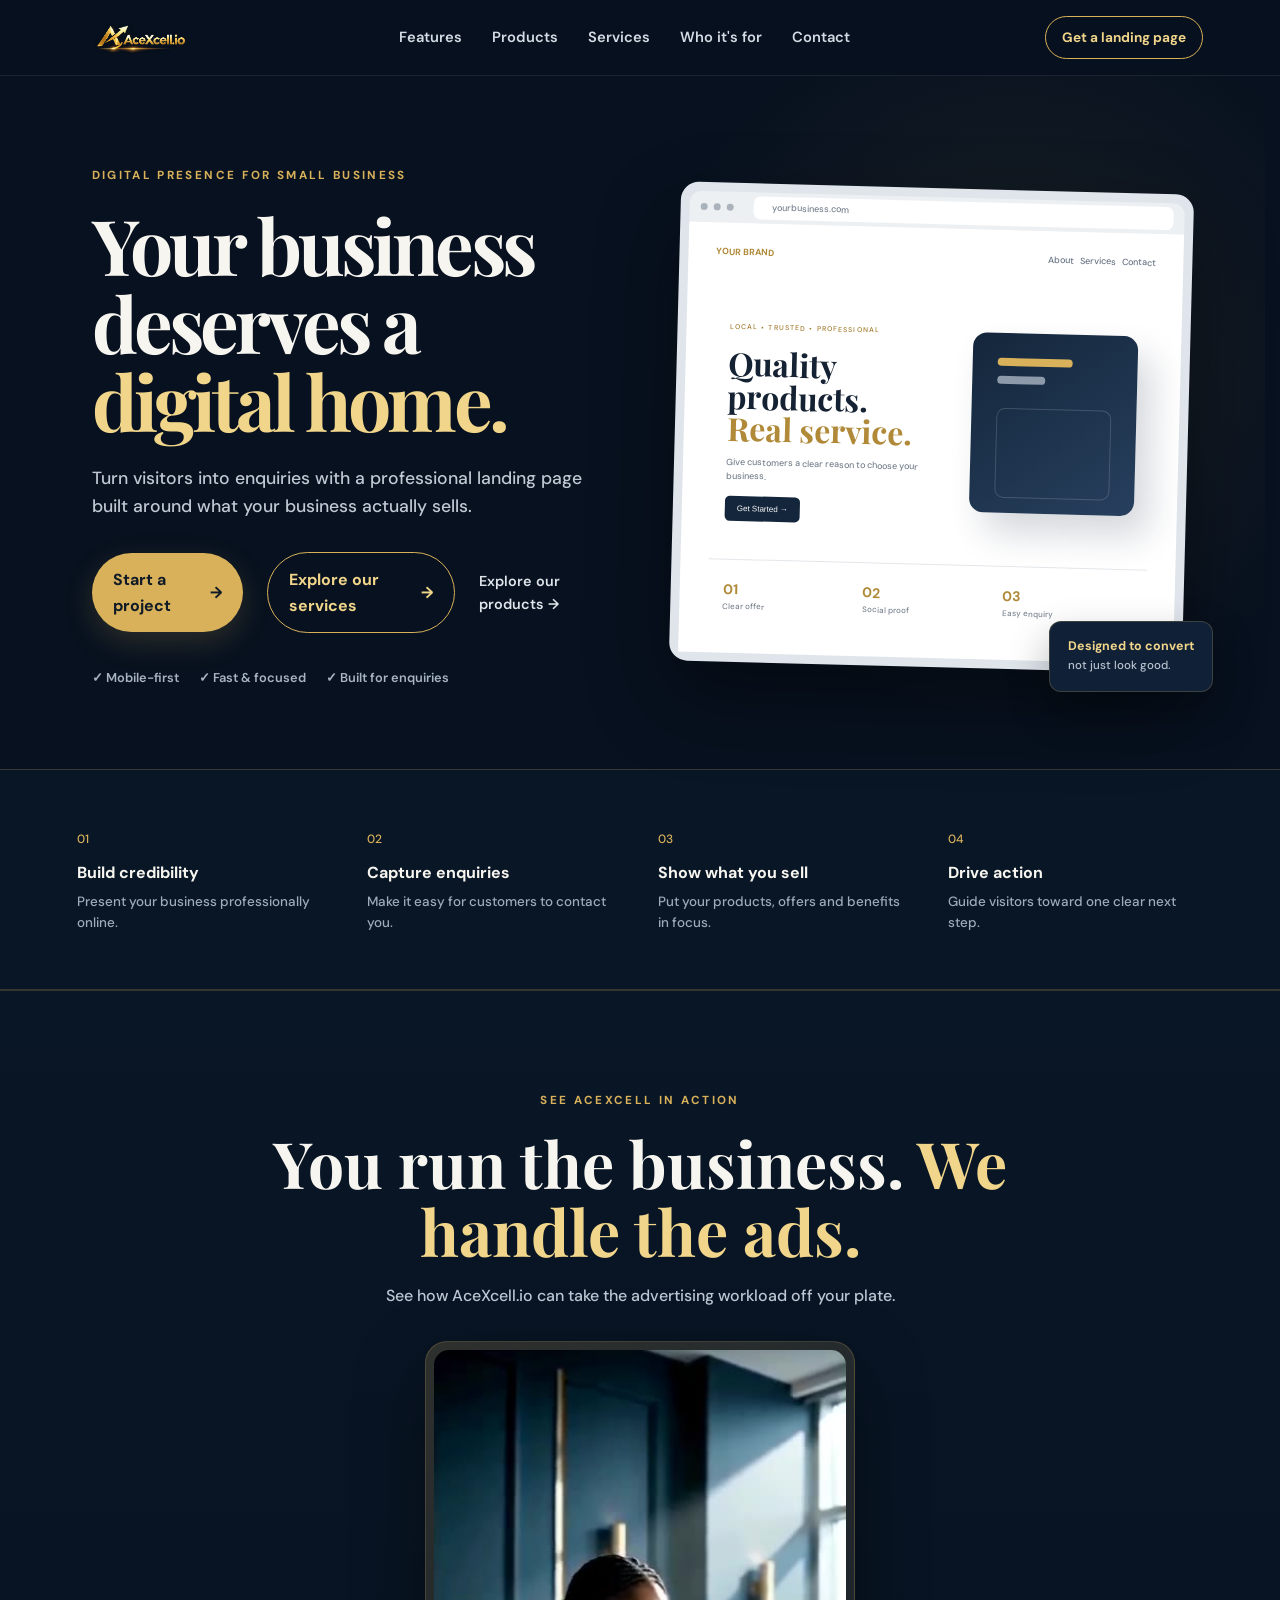
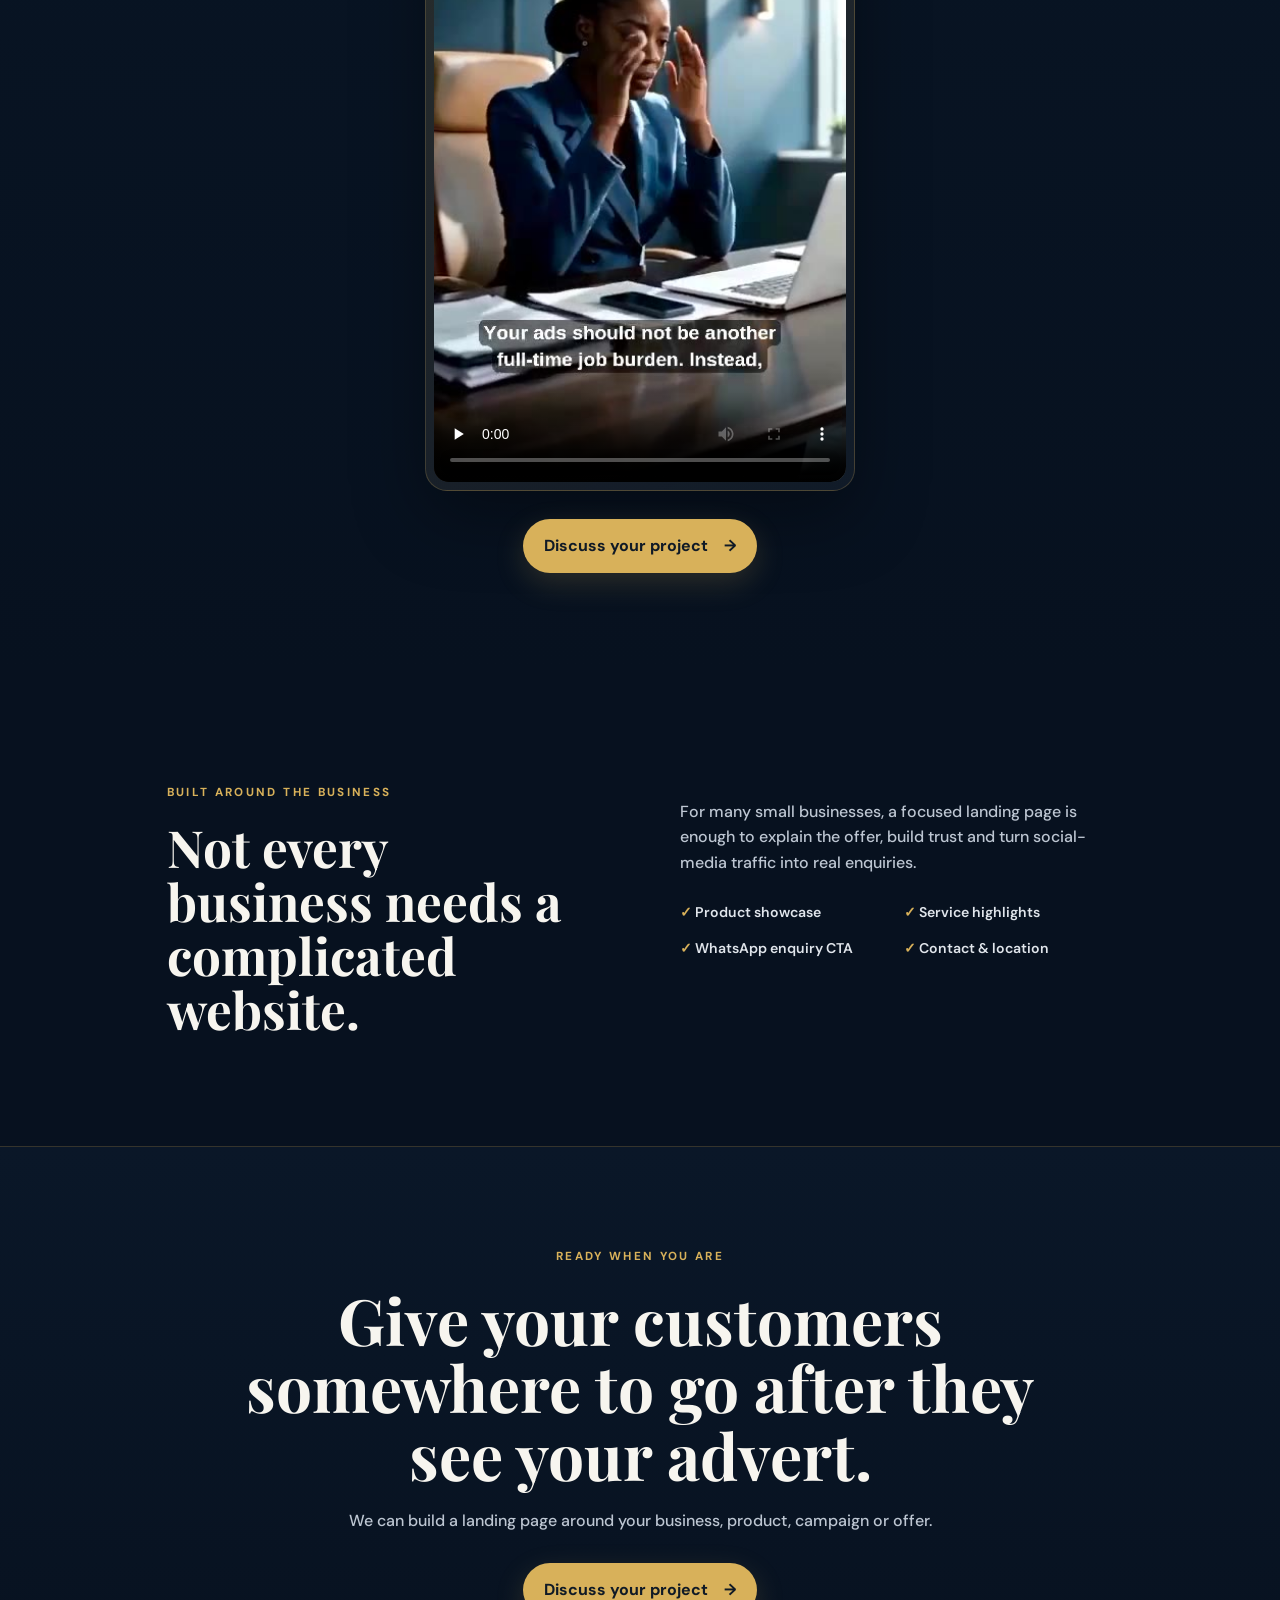
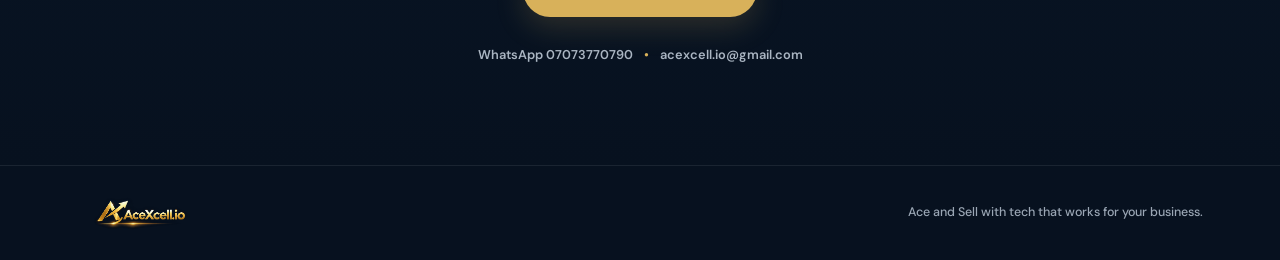
<file: index.html>
<!doctype html>
<html lang="en">
<head>
  <meta charset="utf-8">
  <meta name="viewport" content="width=device-width, initial-scale=1">
  <meta name="description" content="A premium landing page prototype for small businesses by AceXcell.io.">
  <title>Grow Your Business Online | AceXcell.io</title>
  <link rel="preconnect" href="https://fonts.googleapis.com">
  <link rel="preconnect" href="https://fonts.gstatic.com" crossorigin>
  <link href="https://fonts.googleapis.com/css2?family=DM+Sans:wght@400;500;600;700&family=Playfair+Display:wght@600;700&display=swap" rel="stylesheet">
  <link rel="stylesheet" href="style.css">
</head>
<body>
  <header class="nav">
    <a class="brand" href="#top" aria-label="AceXcell home"><img src="logo.png" alt="AceXcell.io logo"></a>
    <nav>
      <a href="#features">Features</a>
      <a href="products.html">Products</a>
      <a href="services.html">Services</a>
      <a href="#who">Who it's for</a>
      <a href="#contact">Contact</a>
    </nav>
    <a class="nav-cta" href="https://wa.me/2347073770790?text=Hello%20AceXcell.io%2C%20I'd%20like%20a%20landing%20page%20for%20my%20business.">Get a landing page</a>
  </header>

  <main id="top">
    <section class="hero">
      <div class="hero-copy">
        <div class="eyebrow">DIGITAL PRESENCE FOR SMALL BUSINESS</div>
        <h1>Your business deserves a <em>digital home.</em></h1>
        <p class="lead">Turn visitors into enquiries with a professional landing page built around what your business actually sells.</p>
        <div class="actions">
          <a class="btn btn-gold" href="https://wa.me/2347073770790?text=Hello%20AceXcell.io%2C%20I%20want%20to%20discuss%20a%20landing%20page.">Start a project <span>→</span></a>
          <a class="btn services-home-btn" href="services.html">Explore our services <span>→</span></a>
          <a class="text-link" href="products.html">Explore our products <span>→</span></a>
        </div>
        <div class="trust-row"><span>✓ Mobile-first</span><span>✓ Fast & focused</span><span>✓ Built for enquiries</span></div>
      </div>
      <div class="hero-visual">
        <div class="browser">
          <div class="browser-top"><span></span><span></span><span></span><div class="address">yourbusiness.com</div></div>
          <div class="mock-page">
            <div class="mock-nav"><strong>YOUR BRAND</strong><span>About&nbsp;&nbsp; Services&nbsp;&nbsp; Contact</span></div>
            <div class="mock-hero">
              <div><small>LOCAL • TRUSTED • PROFESSIONAL</small><h2>Quality products.<br><i>Real service.</i></h2><p>Give customers a clear reason to choose your business.</p><button>Get Started →</button></div>
              <div class="mock-card"><div class="card-line"></div><div class="card-line short"></div><div class="card-box"></div></div>
            </div>
            <div class="mock-stats"><div><b>01</b><span>Clear offer</span></div><div><b>02</b><span>Social proof</span></div><div><b>03</b><span>Easy enquiry</span></div></div>
          </div>
        </div>
        <div class="float-badge"><strong>Designed to convert</strong><span>not just look good.</span></div>
      </div>
    </section>

    <section class="strip" id="features">
      <div><span>01</span><h3>Build credibility</h3><p>Present your business professionally online.</p></div>
      <div><span>02</span><h3>Capture enquiries</h3><p>Make it easy for customers to contact you.</p></div>
      <div><span>03</span><h3>Show what you sell</h3><p>Put your products, offers and benefits in focus.</p></div>
      <div><span>04</span><h3>Drive action</h3><p>Guide visitors toward one clear next step.</p></div>
    </section>

    <section class="ad-demo" id="ad-demo">
      <div class="ad-demo-inner">
        <div class="eyebrow">SEE ACEXCELL IN ACTION</div>
        <h2>You run the business. <em>We handle the ads.</em></h2>
        <p>See how AceXcell.io can take the advertising workload off your plate.</p>
        <div class="ad-video-frame">
          <video class="ad-video" controls playsinline preload="none" poster="ad-poster.jpg">
            <source src="ad-video.mp4" type="video/mp4">
            Your browser does not support HTML5 video.
          </video>
        </div>
        <div class="ad-demo-cta">
          <a class="btn btn-gold" href="https://wa.me/2347073770790?text=Hello%20AceXcell.io%2C%20I'd%20like%20to%20discuss%20advertising%20for%20my%20business.">Discuss your project <span>→</span></a>
        </div>
      </div>
    </section>

    <section class="split" id="who">
      <div>
        <div class="eyebrow">BUILT AROUND THE BUSINESS</div>
        <h2>Not every business needs a complicated website.</h2>
      </div>
      <div>
        <p>For many small businesses, a focused landing page is enough to explain the offer, build trust and turn social-media traffic into real enquiries.</p>
        <div class="checklist"><span>✓ Product showcase</span><span>✓ Service highlights</span><span>✓ WhatsApp enquiry CTA</span><span>✓ Contact & location</span></div>
      </div>
    </section>

    <section class="demo" id="contact">
      <div class="demo-inner">
        <div class="eyebrow">READY WHEN YOU ARE</div>
        <h2>Give your customers somewhere to go after they see your advert.</h2>
        <p>We can build a landing page around your business, product, campaign or offer.</p>
        <a class="btn btn-gold" href="https://wa.me/2347073770790?text=Hello%20AceXcell.io%2C%20I'd%20like%20a%20landing%20page%20for%20my%20business.">Discuss your project <span>→</span></a>
        <div class="contact-line">WhatsApp 07073770790 <i>•</i> acexcell.io@gmail.com</div>
      </div>
    </section>
  </main>

  <footer><div class="brand"><img src="logo.png" alt="AceXcell.io logo"></div><p>Ace and Sell with tech that works for your business.</p></footer>
  <script src="script.js"></script>
</body>
</html>
</file>
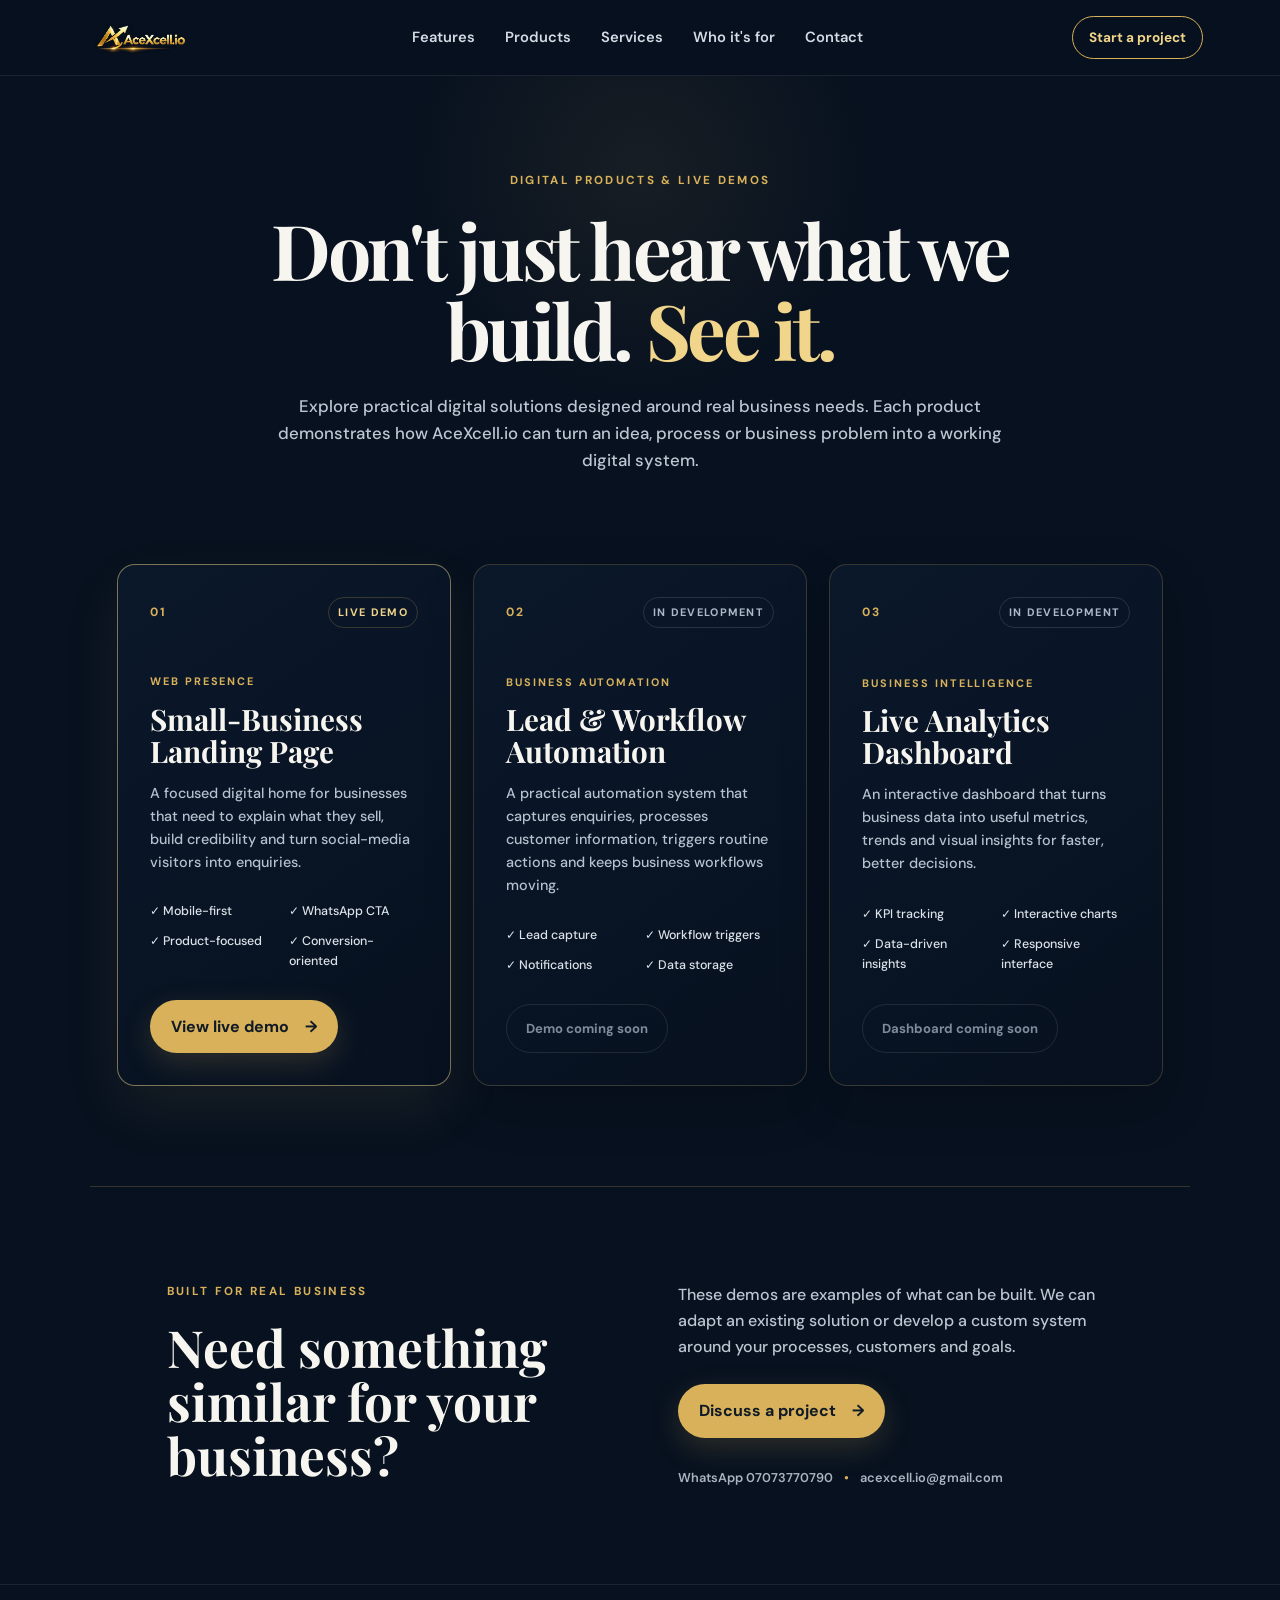
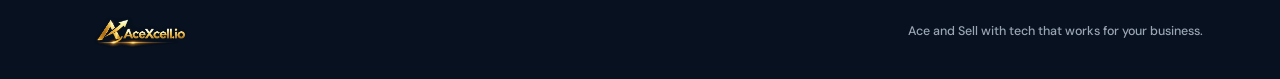
<file: products.html>
<!doctype html>
<html lang="en">
<head>
  <meta charset="utf-8">
  <meta name="viewport" content="width=device-width, initial-scale=1">
  <meta name="description" content="Explore digital products and live solution demos from AceXcell.io.">
  <title>Products & Demos | AceXcell.io</title>
  <link rel="preconnect" href="https://fonts.googleapis.com">
  <link rel="preconnect" href="https://fonts.gstatic.com" crossorigin>
  <link href="https://fonts.googleapis.com/css2?family=DM+Sans:wght@400;500;600;700&family=Playfair+Display:wght@600;700&display=swap" rel="stylesheet">
  <link rel="stylesheet" href="style.css">
  <link rel="stylesheet" href="products-page.css">
</head>
<body>
  <header class="nav">
    <a class="brand" href="index.html" aria-label="AceXcell home"><img src="logo.png" alt="AceXcell.io logo"></a>
    <nav>
      <a href="index.html#features">Features</a>
      <a href="products.html" aria-current="page">Products</a>
      <a href="services.html">Services</a>
      <a href="index.html#who">Who it's for</a>
      <a href="index.html#contact">Contact</a>
    </nav>
    <a class="nav-cta" href="https://wa.me/2347073770790?text=Hello%20AceXcell.io%2C%20I'd%20like%20to%20discuss%20a%20digital%20solution.">Start a project</a>
  </header>

  <main>
    <section class="products-hero">
      <div class="eyebrow">DIGITAL PRODUCTS & LIVE DEMOS</div>
      <h1>Don't just hear what we build. <em>See it.</em></h1>
      <p>Explore practical digital solutions designed around real business needs. Each product demonstrates how AceXcell.io can turn an idea, process or business problem into a working digital system.</p>
    </section>

    <section class="products-grid">
      <article class="product-card product-live">
        <div class="product-top">
          <span class="product-number">01</span>
          <span class="product-status">LIVE DEMO</span>
        </div>
        <div>
          <div class="product-kicker">WEB PRESENCE</div>
          <h2>Small-Business Landing Page</h2>
          <p>A focused digital home for businesses that need to explain what they sell, build credibility and turn social-media visitors into enquiries.</p>
        </div>
        <div class="product-features">
          <span>✓ Mobile-first</span>
          <span>✓ WhatsApp CTA</span>
          <span>✓ Product-focused</span>
          <span>✓ Conversion-oriented</span>
        </div>
        <a class="btn btn-gold product-btn" href="index.html">View live demo <span>→</span></a>
      </article>

      <article class="product-card">
        <div class="product-top">
          <span class="product-number">02</span>
          <span class="product-status status-soon">IN DEVELOPMENT</span>
        </div>
        <div>
          <div class="product-kicker">BUSINESS AUTOMATION</div>
          <h2>Lead & Workflow Automation</h2>
          <p>A practical automation system that captures enquiries, processes customer information, triggers routine actions and keeps business workflows moving.</p>
        </div>
        <div class="product-features">
          <span>✓ Lead capture</span>
          <span>✓ Workflow triggers</span>
          <span>✓ Notifications</span>
          <span>✓ Data storage</span>
        </div>
        <span class="product-btn product-btn-disabled">Demo coming soon</span>
      </article>

      <article class="product-card">
        <div class="product-top">
          <span class="product-number">03</span>
          <span class="product-status status-soon">IN DEVELOPMENT</span>
        </div>
        <div>
          <div class="product-kicker">BUSINESS INTELLIGENCE</div>
          <h2>Live Analytics Dashboard</h2>
          <p>An interactive dashboard that turns business data into useful metrics, trends and visual insights for faster, better decisions.</p>
        </div>
        <div class="product-features">
          <span>✓ KPI tracking</span>
          <span>✓ Interactive charts</span>
          <span>✓ Data-driven insights</span>
          <span>✓ Responsive interface</span>
        </div>
        <span class="product-btn product-btn-disabled">Dashboard coming soon</span>
      </article>
    </section>

    <section class="products-note">
      <div>
        <div class="eyebrow">BUILT FOR REAL BUSINESS</div>
        <h2>Need something similar for your business?</h2>
      </div>
      <div>
        <p>These demos are examples of what can be built. We can adapt an existing solution or develop a custom system around your processes, customers and goals.</p>
        <a class="btn btn-gold" href="https://wa.me/2347073770790?text=Hello%20AceXcell.io%2C%20I'd%20like%20to%20discuss%20a%20digital%20solution%20for%20my%20business.">Discuss a project <span>→</span></a>
        <div class="contact-line">WhatsApp 07073770790 <i>•</i> acexcell.io@gmail.com</div>
      </div>
    </section>
  </main>

  <footer><div class="brand"><img src="logo.png" alt="AceXcell.io logo"></div><p>Ace and Sell with tech that works for your business.</p></footer>
</body>
</html>
</file>
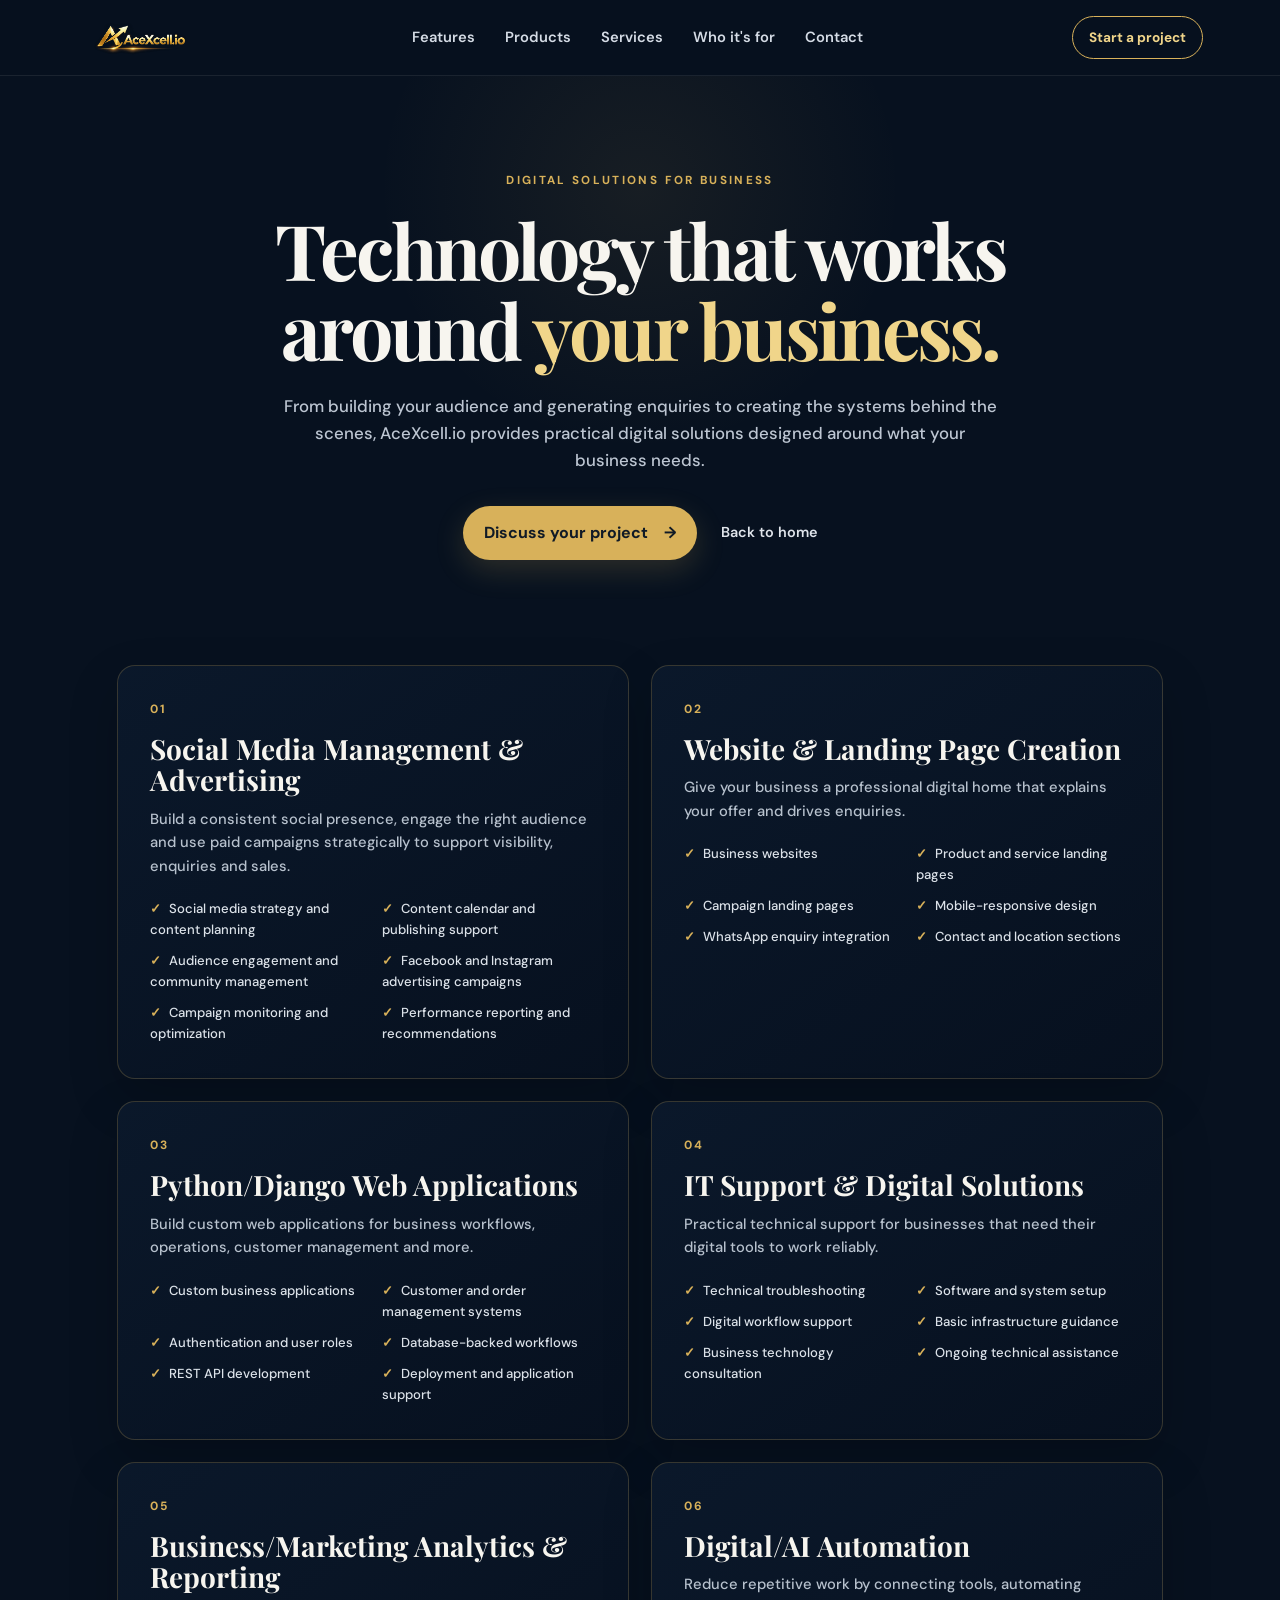
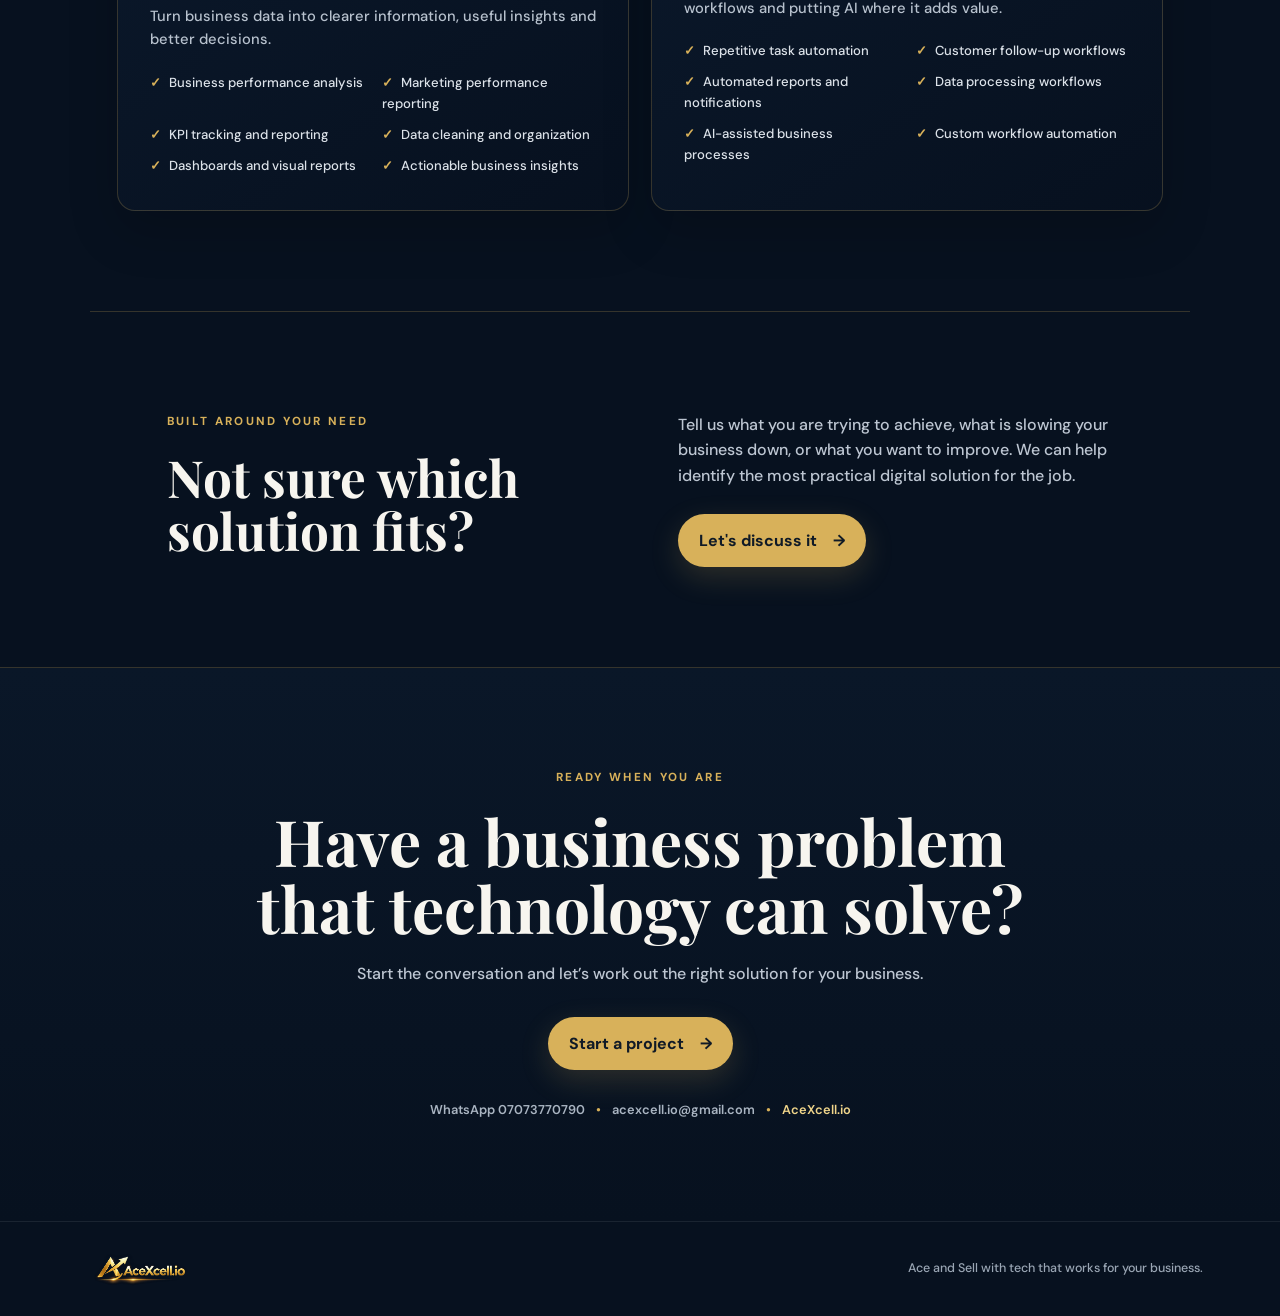
<file: services.html>
<!doctype html>
<html lang="en">
<head>
  <meta charset="utf-8">
  <meta name="viewport" content="width=device-width, initial-scale=1">
  <meta name="description" content="Explore digital services offered by AceXcell.io for businesses.">
  <title>Services | AceXcell.io</title>
  <link rel="preconnect" href="https://fonts.googleapis.com">
  <link rel="preconnect" href="https://fonts.gstatic.com" crossorigin>
  <link href="https://fonts.googleapis.com/css2?family=DM+Sans:wght@400;500;600;700&family=Playfair+Display:wght@600;700&display=swap" rel="stylesheet">
  <link rel="stylesheet" href="style.css">
</head>
<body>
  <header class="nav">
    <a class="brand" href="index.html#top" aria-label="AceXcell home"><img src="logo.png" alt="AceXcell.io logo"></a>
    <nav>
      <a href="index.html#features">Features</a>
      <a href="products.html">Products</a>
      <a href="services.html" aria-current="page">Services</a>
      <a href="index.html#who">Who it's for</a>
      <a href="index.html#contact">Contact</a>
    </nav>
    <a class="nav-cta" href="https://wa.me/2347073770790?text=Hello%20AceXcell.io%2C%20I'd%20like%20to%20discuss%20a%20project.">Start a project</a>
  </header>

  <main id="top">
    <section class="services-hero">
      <div class="eyebrow">DIGITAL SOLUTIONS FOR BUSINESS</div>
      <h1>Technology that works around <em>your business.</em></h1>
      <p>From building your audience and generating enquiries to creating the systems behind the scenes, AceXcell.io provides practical digital solutions designed around what your business needs.</p>
      <div class="actions">
        <a class="btn btn-gold" href="https://wa.me/2347073770790?text=Hello%20AceXcell.io%2C%20I'd%20like%20to%20discuss%20a%20project.">Discuss your project <span>→</span></a>
        <a class="text-link" href="index.html">Back to home</a>
      </div>
    </section>

    <section class="services-grid" aria-label="AceXcell services">
      <article class="service-card">
        <div class="service-number">01</div>
        <h2>Social Media Management &amp; Advertising</h2>
        <p>Build a consistent social presence, engage the right audience and use paid campaigns strategically to support visibility, enquiries and sales.</p>
        <ul>
          <li>Social media strategy and content planning</li>
          <li>Content calendar and publishing support</li>
          <li>Audience engagement and community management</li>
          <li>Facebook and Instagram advertising campaigns</li>
          <li>Campaign monitoring and optimization</li>
          <li>Performance reporting and recommendations</li>
        </ul>
      </article>

      <article class="service-card">
        <div class="service-number">02</div>
        <h2>Website &amp; Landing Page Creation</h2>
        <p>Give your business a professional digital home that explains your offer and drives enquiries.</p>
        <ul>
          <li>Business websites</li>
          <li>Product and service landing pages</li>
          <li>Campaign landing pages</li>
          <li>Mobile-responsive design</li>
          <li>WhatsApp enquiry integration</li>
          <li>Contact and location sections</li>
        </ul>
      </article>

      <article class="service-card">
        <div class="service-number">03</div>
        <h2>Python/Django Web Applications</h2>
        <p>Build custom web applications for business workflows, operations, customer management and more.</p>
        <ul>
          <li>Custom business applications</li>
          <li>Customer and order management systems</li>
          <li>Authentication and user roles</li>
          <li>Database-backed workflows</li>
          <li>REST API development</li>
          <li>Deployment and application support</li>
        </ul>
      </article>

      <article class="service-card">
        <div class="service-number">04</div>
        <h2>IT Support &amp; Digital Solutions</h2>
        <p>Practical technical support for businesses that need their digital tools to work reliably.</p>
        <ul>
          <li>Technical troubleshooting</li>
          <li>Software and system setup</li>
          <li>Digital workflow support</li>
          <li>Basic infrastructure guidance</li>
          <li>Business technology consultation</li>
          <li>Ongoing technical assistance</li>
        </ul>
      </article>

      <article class="service-card">
        <div class="service-number">05</div>
        <h2>Business/Marketing Analytics &amp; Reporting</h2>
        <p>Turn business data into clearer information, useful insights and better decisions.</p>
        <ul>
          <li>Business performance analysis</li>
          <li>Marketing performance reporting</li>
          <li>KPI tracking and reporting</li>
          <li>Data cleaning and organization</li>
          <li>Dashboards and visual reports</li>
          <li>Actionable business insights</li>
        </ul>
      </article>

      <article class="service-card">
        <div class="service-number">06</div>
        <h2>Digital/AI Automation</h2>
        <p>Reduce repetitive work by connecting tools, automating workflows and putting AI where it adds value.</p>
        <ul>
          <li>Repetitive task automation</li>
          <li>Customer follow-up workflows</li>
          <li>Automated reports and notifications</li>
          <li>Data processing workflows</li>
          <li>AI-assisted business processes</li>
          <li>Custom workflow automation</li>
        </ul>
      </article>
    </section>

    <section class="service-process">
      <div>
        <div class="eyebrow">BUILT AROUND YOUR NEED</div>
        <h2>Not sure which solution fits?</h2>
      </div>
      <div>
        <p>Tell us what you are trying to achieve, what is slowing your business down, or what you want to improve. We can help identify the most practical digital solution for the job.</p>
        <a class="btn btn-gold" href="https://wa.me/2347073770790?text=Hello%20AceXcell.io%2C%20I%20need%20help%20choosing%20a%20digital%20solution.">Let's discuss it <span>→</span></a>
      </div>
    </section>

    <section class="demo service-cta">
      <div class="demo-inner">
        <div class="eyebrow">READY WHEN YOU ARE</div>
        <h2>Have a business problem that technology can solve?</h2>
        <p>Start the conversation and let’s work out the right solution for your business.</p>
        <a class="btn btn-gold" href="https://wa.me/2347073770790?text=Hello%20AceXcell.io%2C%20I'd%20like%20to%20discuss%20a%20project.">Start a project <span>→</span></a>
        <div class="contact-line">WhatsApp 07073770790 <i>•</i> acexcell.io@gmail.com <i>•</i> <a href="https://acexcell-io.onrender.com/">AceXcell.io</a></div>
      </div>
    </section>
  </main>

  <footer>
    <div class="brand"><img src="logo.png" alt="AceXcell.io logo"></div>
    <p>Ace and Sell with tech that works for your business.</p>
  </footer>
</body>
</html>
</file>
<file: style.css>
:root{--navy:#07111f;--navy2:#0b192b;--gold:#d8b15a;--gold2:#f0d58a;--white:#f7f5ef;--muted:#aeb8c6;--line:rgba(216,177,90,.22)}
*{box-sizing:border-box}html{scroll-behavior:smooth}body{margin:0;background:var(--navy);color:var(--white);font-family:'DM Sans',sans-serif;line-height:1.6;font-weight:500}a{color:inherit;text-decoration:none}.nav{height:76px;display:flex;align-items:center;justify-content:space-between;padding:0 6vw;border-bottom:1px solid rgba(255,255,255,.08);position:sticky;top:0;z-index:10;background:rgba(7,17,31,.9);backdrop-filter:blur(16px)}.brand{display:inline-flex;align-items:center;line-height:0}.brand img{display:block;width:126px;height:auto;max-height:34px;object-fit:contain}nav{display:flex;gap:30px;color:#d4dbe5;font-size:.92rem;font-weight:600}nav a:hover{color:var(--gold2)}.nav-cta{border:1px solid var(--gold);padding:10px 16px;border-radius:999px;font-size:.85rem;color:var(--gold2);font-weight:700}.hero{max-width:1250px;margin:auto;padding:90px 6vw 80px;display:grid;grid-template-columns:1fr 1fr;gap:70px;align-items:center;min-height:680px;background:radial-gradient(circle at 80% 40%,rgba(216,177,90,.09),transparent 34%)}.eyebrow{font-size:.73rem;letter-spacing:.2em;color:var(--gold);font-weight:700;margin-bottom:20px}.hero h1{font-family:'Playfair Display',serif;font-size:clamp(3rem,6vw,5.6rem);line-height:1.02;letter-spacing:-.05em;margin:0 0 24px}.hero h1 em{color:var(--gold2);font-style:normal}.lead{color:#c0c8d3;font-size:1.1rem;max-width:580px;font-weight:500}.actions{display:flex;align-items:center;gap:24px;margin-top:32px}.btn{display:inline-flex;align-items:center;gap:16px;padding:14px 21px;border-radius:999px;font-weight:700}.btn-gold{background:var(--gold);color:#101a26;box-shadow:0 10px 30px rgba(216,177,90,.18)}.btn-gold:hover{background:var(--gold2);transform:translateY(-1px)}.text-link{color:#e0e5eb;font-size:.9rem;font-weight:600}.trust-row{display:flex;gap:20px;margin-top:35px;color:#a9b4c2;font-size:.8rem;font-weight:600}.hero-visual{position:relative}.browser{background:#dfe5eb;border-radius:18px;padding:9px;box-shadow:0 35px 80px rgba(0,0,0,.42);transform:rotate(1.5deg)}.browser-top{height:31px;background:#edf0f3;border-radius:12px 12px 0 0;display:flex;align-items:center;gap:6px;padding:0 11px}.browser-top>span{width:7px;height:7px;border-radius:50%;background:#aab2bc}.address{margin-left:14px;background:white;border-radius:7px;color:#77818e;font-size:9px;padding:4px 18px;flex:1}.mock-page{background:#fff;color:#152233;min-height:420px;padding:22px 28px}.mock-nav{display:flex;justify-content:space-between;font-size:9px;color:#697585}.mock-nav strong{color:#b08a39}.mock-hero{display:grid;grid-template-columns:1.15fr .85fr;gap:20px;align-items:center;padding:52px 15px 38px}.mock-hero small{font-size:7px;letter-spacing:.16em;color:#a37b2f}.mock-hero h2{font-family:'Playfair Display',serif;font-size:32px;line-height:1.02;margin:10px 0}.mock-hero h2 i{color:#b08a39;font-style:normal}.mock-hero p{font-size:9px;color:#77818d;max-width:230px}.mock-hero button{border:0;background:#14263b;color:#fff;border-radius:5px;padding:8px 12px;font-size:8px}.mock-card{height:180px;background:linear-gradient(145deg,#14263b,#27405e);border-radius:14px;padding:25px;box-shadow:15px 20px 35px rgba(20,38,59,.18)}.card-line{height:8px;width:65%;background:#d8b15a;border-radius:5px;margin-bottom:10px}.card-line.short{width:42%;background:#8d9aaa}.card-box{height:90px;margin-top:24px;border:1px solid rgba(255,255,255,.16);border-radius:9px}.mock-stats{display:grid;grid-template-columns:repeat(3,1fr);gap:10px;border-top:1px solid #e3e7eb;padding:18px 15px}.mock-stats div{display:flex;flex-direction:column}.mock-stats b{color:#b08a39;font-size:14px}.mock-stats span{font-size:8px;color:#7a8490}.float-badge{position:absolute;right:-25px;bottom:-25px;background:#102137;border:1px solid var(--line);padding:15px 18px;border-radius:12px;box-shadow:0 18px 40px rgba(0,0,0,.3);display:flex;flex-direction:column}.float-badge strong{color:var(--gold2);font-size:.78rem}.float-badge span{font-size:.72rem;color:#b8c1cd}.strip{border-top:1px solid var(--line);border-bottom:1px solid var(--line);display:grid;grid-template-columns:repeat(4,1fr);padding:55px 6vw;gap:35px;background:#091626}.strip span{color:var(--gold);font-size:.75rem}.strip h3{margin:10px 0 5px;font-size:1rem}.strip p{color:#9eabb9;font-size:.84rem;margin:0;font-weight:500}.split{max-width:1100px;margin:auto;padding:110px 6vw;display:grid;grid-template-columns:1fr 1fr;gap:80px}.split h2,.demo h2{font-family:'Playfair Display',serif;font-size:clamp(2.2rem,4vw,3.6rem);line-height:1.05;margin:0}.split p{color:#bdc6d2;font-size:1rem;font-weight:500}.checklist{display:grid;grid-template-columns:1fr 1fr;gap:14px;margin-top:25px;color:#e0e5eb;font-size:.88rem;font-weight:600}.checklist span::first-letter{color:var(--gold)}.demo{padding:100px 6vw;background:linear-gradient(180deg,#0a1728,#07111f);border-top:1px solid var(--line)}.demo-inner{max-width:850px;text-align:center;margin:auto}.demo h2{font-size:clamp(2.4rem,5vw,4.2rem)}.demo p{color:#bdc6d2;max-width:620px;margin:20px auto 30px;font-weight:500}.contact-line{margin-top:28px;color:#aab5c2;font-size:.8rem;font-weight:600}.contact-line i{color:var(--gold);font-style:normal;margin:0 8px}footer{border-top:1px solid rgba(255,255,255,.08);padding:30px 6vw;display:flex;justify-content:space-between;align-items:center;color:#9aa6b4;font-size:.78rem;font-weight:500}footer p{margin:0}@media(max-width:850px){.nav{padding:0 5vw}.nav nav{display:none}.nav-cta{padding:8px 12px}.hero{grid-template-columns:1fr;padding-top:65px;gap:50px}.hero h1{font-size:3.25rem}.hero-visual{max-width:620px;margin:auto}.strip{grid-template-columns:1fr 1fr}.split{grid-template-columns:1fr;gap:25px;padding:75px 6vw}}@media(max-width:520px){.hero{padding-left:5vw;padding-right:5vw}.trust-row{flex-direction:column;gap:6px}.actions{flex-wrap:wrap}.browser{transform:none}.mock-page{padding:18px 15px}.mock-hero{padding:35px 5px}.mock-hero h2{font-size:24px}.mock-card{height:150px}.float-badge{right:8px}.strip{grid-template-columns:1fr;padding:45px 6vw}.checklist{grid-template-columns:1fr}footer{display:block}footer p{margin-top:0}}

/* AceXcell.io Services page */
.services-hero{max-width:1050px;margin:auto;padding:95px 6vw 75px;text-align:center;background:radial-gradient(circle at 50% 20%,rgba(216,177,90,.08),transparent 38%)}
.services-hero h1{font-family:'Playfair Display',serif;font-size:clamp(2.8rem,6vw,5rem);line-height:1.04;letter-spacing:-.04em;margin:0 auto 24px;max-width:900px}
.services-hero h1 em{color:var(--gold2);font-style:normal}
.services-hero p{max-width:720px;margin:0 auto;color:#bdc6d2;font-size:1.05rem}
.services-hero .actions{justify-content:center}
.services-grid{max-width:1200px;margin:auto;padding:30px 6vw 100px;display:grid;grid-template-columns:repeat(2,minmax(0,1fr));gap:22px}
.service-card{background:linear-gradient(145deg,rgba(11,25,43,.96),rgba(7,17,31,.96));border:1px solid var(--line);border-radius:18px;padding:34px 32px;box-shadow:0 20px 50px rgba(0,0,0,.18);transition:.2s ease}
.service-card:hover{border-color:rgba(240,213,138,.5);transform:translateY(-2px)}
.service-number{color:var(--gold);font-size:.75rem;letter-spacing:.18em;font-weight:700}
.service-card h2{font-family:'Playfair Display',serif;font-size:1.75rem;line-height:1.12;margin:14px 0 12px}
.service-card p{color:#b7c1cd;font-size:.92rem;margin:0 0 20px}
.service-card ul{list-style:none;padding:0;margin:0;display:grid;grid-template-columns:1fr 1fr;gap:10px 18px}
.service-card li{font-size:.82rem;color:#dce2e9}
.service-card li::before{content:'✓';color:var(--gold);font-weight:700;margin-right:8px}
.service-process{max-width:1100px;margin:auto;padding:100px 6vw;display:grid;grid-template-columns:1fr 1fr;gap:75px;border-top:1px solid var(--line)}
.service-process h2{font-family:'Playfair Display',serif;font-size:clamp(2.2rem,4vw,3.4rem);line-height:1.05;margin:0}
.service-process p{color:#bdc6d2;margin:0 0 25px}
.service-cta{margin-top:0}
.service-cta .contact-line{line-height:1.8}
.contact-line a{color:var(--gold2)}
@media(max-width:850px){.services-grid{grid-template-columns:1fr}.service-process{grid-template-columns:1fr;gap:25px;padding:75px 6vw}.services-hero{padding-top:70px}.service-card h2{font-size:1.55rem}}
@media(max-width:520px){.service-card{padding:27px 22px}.service-card ul{grid-template-columns:1fr}.services-hero .actions{flex-wrap:wrap}}
/* Home-page Services CTA */
.services-home-btn{
  border:1px solid var(--gold);
  color:var(--gold2);
  background:transparent;
}
.services-home-btn:hover{
  background:rgba(216,177,90,.10);
  transform:translateY(-1px);
}
/* Home-page Services CTA */
.services-home-btn{
  border:1px solid var(--gold);
  color:var(--gold2);
  background:transparent;
}
.services-home-btn:hover{
  background:rgba(216,177,90,.10);
  transform:translateY(-1px);
}


/* AceXcell homepage ad video */
.ad-demo{
  padding:100px 6vw;
  border-top:1px solid var(--line);
  background:linear-gradient(180deg,#091626,#07111f);
}
.ad-demo-inner{
  max-width:900px;
  margin:auto;
  text-align:center;
}
.ad-demo h2{
  font-family:'Playfair Display',serif;
  font-size:clamp(2.3rem,5vw,4rem);
  line-height:1.06;
  margin:0 auto 18px;
}
.ad-demo h2 em{
  color:var(--gold2);
  font-style:normal;
}
.ad-demo p{
  color:#bdc6d2;
  max-width:620px;
  margin:0 auto 30px;
}
.ad-video-frame{
  width:min(100%,430px);
  margin:32px auto 0;
  padding:8px;
  background:linear-gradient(145deg,rgba(216,177,90,.18),rgba(255,255,255,.04));
  border:1px solid var(--line);
  border-radius:22px;
  box-shadow:0 25px 70px rgba(0,0,0,.35);
}
.ad-video{
  display:block;
  width:100%;
  height:auto;
  aspect-ratio:9/16;
  object-fit:cover;
  border-radius:15px;
  background:#050b13;
}
.ad-demo-cta{
  margin-top:28px;
}
@media(max-width:520px){
  .ad-demo{padding:75px 5vw}
  .ad-video-frame{padding:6px;border-radius:18px}
  .ad-video{border-radius:12px}
}
</file>
<file: products-page.css>
/* AceXcell.io Products & Demos page */
.products-hero{max-width:1000px;margin:auto;padding:95px 6vw 70px;text-align:center;background:radial-gradient(circle at 50% 20%,rgba(216,177,90,.08),transparent 38%)}
.products-hero h1{font-family:'Playfair Display',serif;font-size:clamp(2.8rem,6vw,5rem);line-height:1.04;letter-spacing:-.045em;margin:0 auto 24px;max-width:900px}
.products-hero h1 em{color:var(--gold2);font-style:normal}
.products-hero p{max-width:760px;margin:auto;color:#bdc6d2;font-size:1.05rem}
.products-grid{max-width:1200px;margin:auto;padding:20px 6vw 100px;display:grid;grid-template-columns:repeat(3,minmax(0,1fr));gap:22px}
.product-card{min-height:520px;display:flex;flex-direction:column;justify-content:space-between;background:linear-gradient(145deg,rgba(11,25,43,.96),rgba(7,17,31,.96));border:1px solid var(--line);border-radius:18px;padding:32px;box-shadow:0 20px 50px rgba(0,0,0,.18)}
.product-card.product-live{border-color:rgba(240,213,138,.5);box-shadow:0 24px 60px rgba(216,177,90,.08)}
.product-top{display:flex;align-items:center;justify-content:space-between;margin-bottom:45px}
.product-number{color:var(--gold);font-size:.75rem;letter-spacing:.18em;font-weight:700}
.product-status{font-size:.68rem;letter-spacing:.12em;color:var(--gold2);border:1px solid var(--line);border-radius:999px;padding:6px 9px;font-weight:700}
.status-soon{color:#aeb8c6;border-color:rgba(255,255,255,.12)}
.product-kicker{font-size:.68rem;letter-spacing:.18em;color:var(--gold);font-weight:700;margin-bottom:12px}
.product-card h2{font-family:'Playfair Display',serif;font-size:1.85rem;line-height:1.08;margin:0 0 15px}
.product-card p{color:#b7c1cd;font-size:.9rem;margin:0}
.product-features{display:grid;grid-template-columns:1fr 1fr;gap:10px;margin:28px 0;color:#dce2e9;font-size:.78rem}
.product-btn{align-self:flex-start}
.product-btn-disabled{display:inline-flex;align-items:center;border:1px solid rgba(255,255,255,.1);color:#7f8b9a;padding:13px 19px;border-radius:999px;font-size:.82rem;font-weight:700}
.products-note{max-width:1100px;margin:auto;padding:95px 6vw;border-top:1px solid var(--line);display:grid;grid-template-columns:1fr 1fr;gap:75px}
.products-note h2{font-family:'Playfair Display',serif;font-size:clamp(2.2rem,4vw,3.4rem);line-height:1.05;margin:0}
.products-note p{color:#bdc6d2;margin:0 0 25px}
.products-note .contact-line{line-height:1.8}
@media(max-width:950px){.products-grid{grid-template-columns:1fr}.product-card{min-height:430px}.products-note{grid-template-columns:1fr;gap:25px}}
@media(max-width:520px){.products-hero{padding-top:70px}.product-card{padding:27px 22px}.product-features{grid-template-columns:1fr}.products-note{padding:75px 6vw}}
</file>
